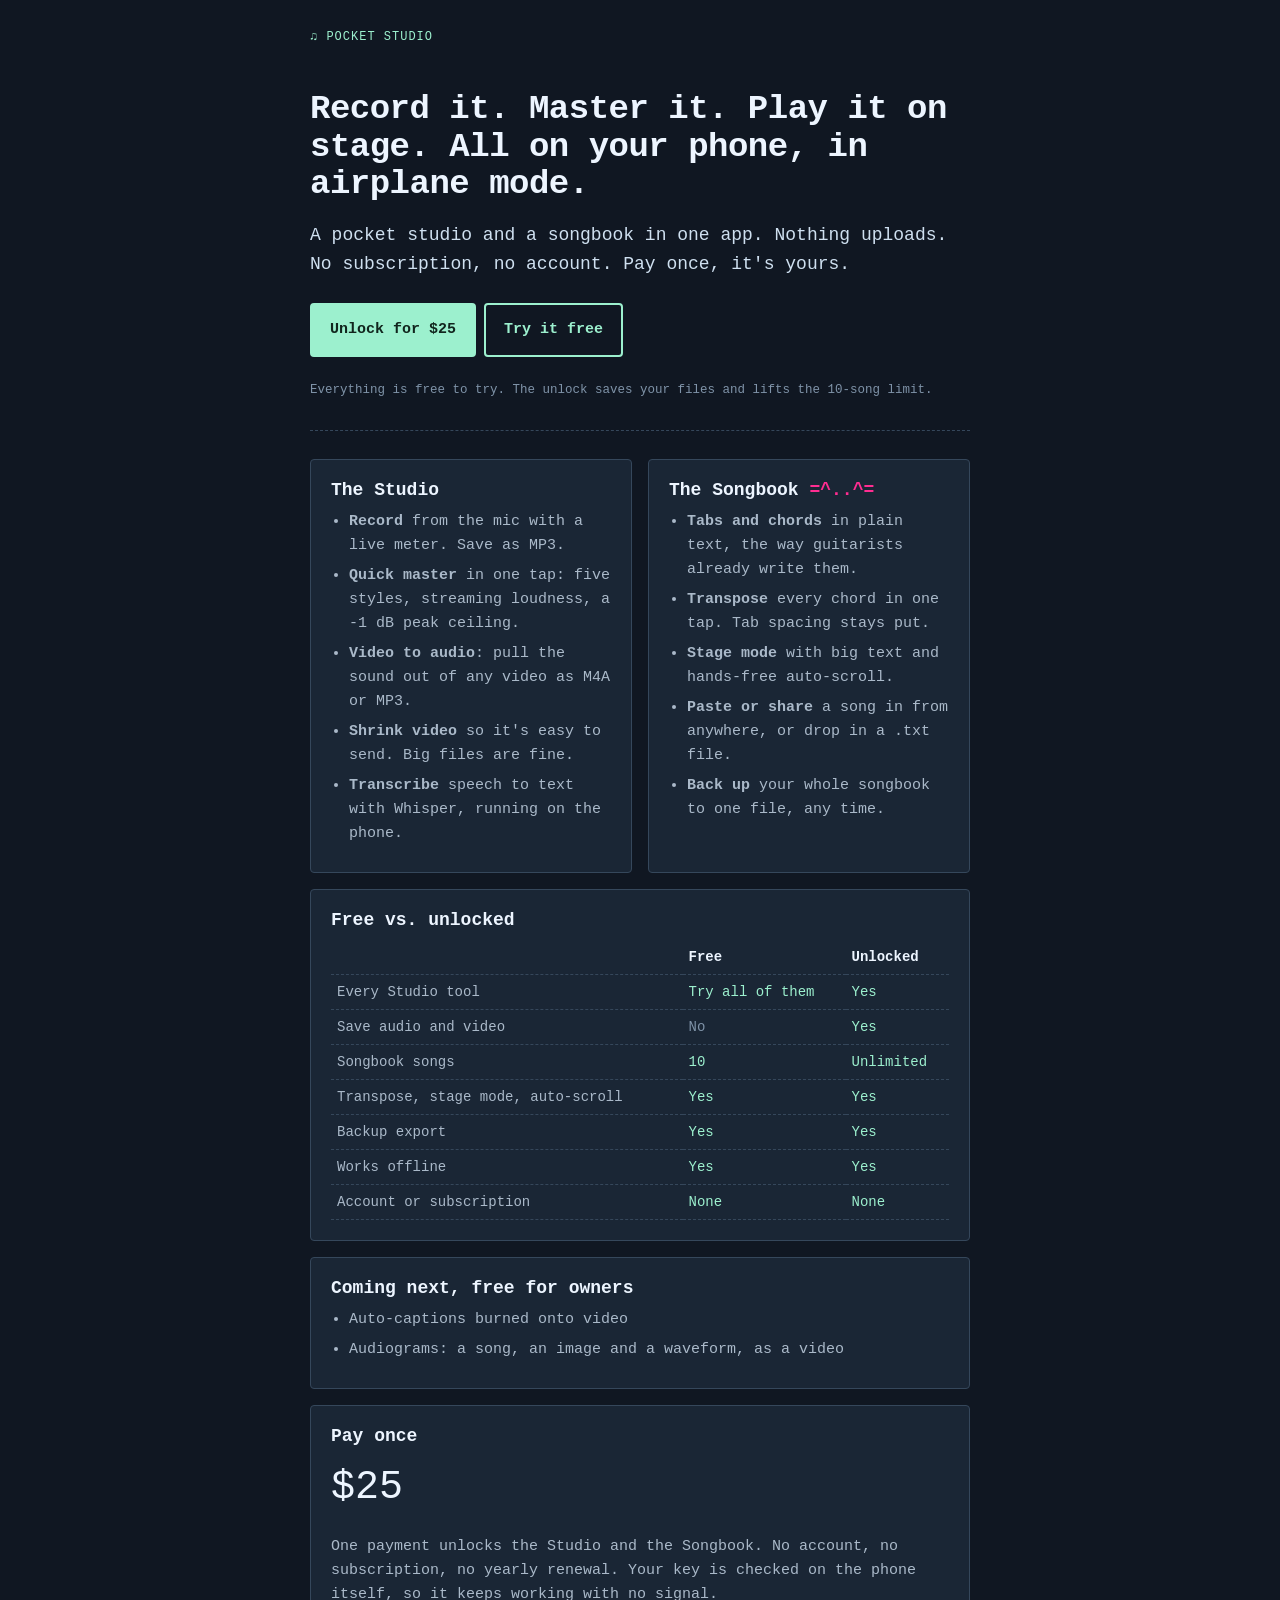
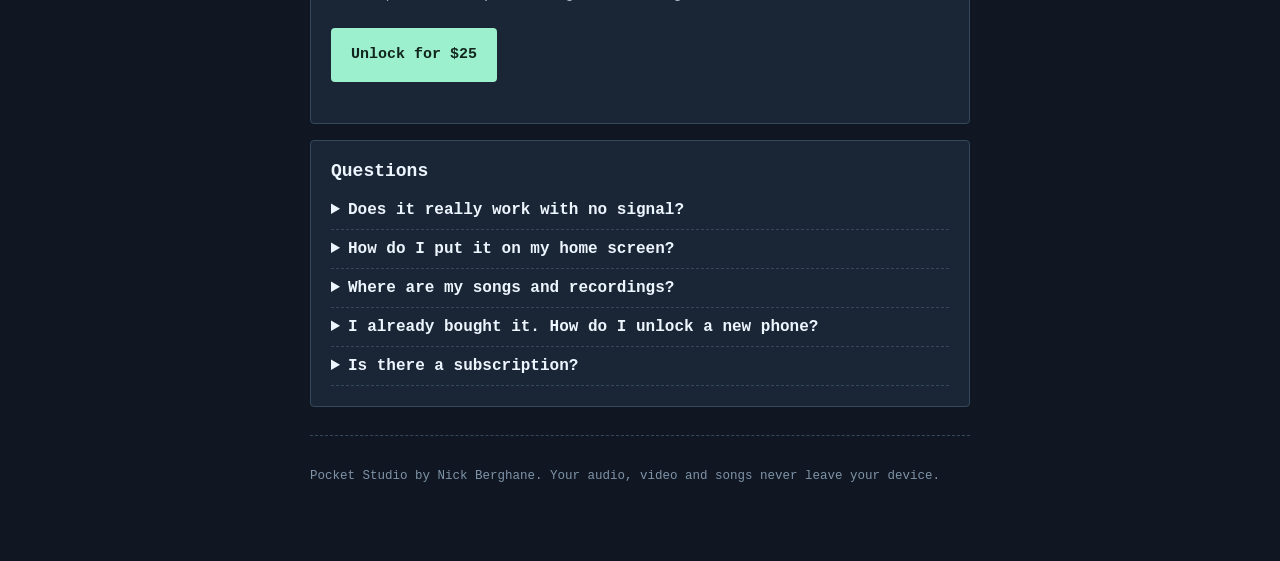
<file: index.html>
<!doctype html>
<html lang="en"><head><meta charset="utf-8"><meta name="viewport" content="width=device-width,initial-scale=1"><meta name="theme-color" content="#101722"><title>Pocket Studio: record, master and play your songs, offline</title><meta name="description" content="Record, master, transcribe and shrink video on your phone, plus a tabs and chords songbook with stage mode. Works in airplane mode. Nothing uploads. No subscription, no account. Pay once, it's yours."><link rel="apple-touch-icon" href="/app/icons/apple-touch-icon.png"><link rel="icon" href="/app/icons/icon-192.png">
<style>
:root{font-family:ui-monospace,SFMono-Regular,Menlo,monospace;color:#edf5ff;background:#101722}*{box-sizing:border-box}[hidden]{display:none!important}body{margin:0;padding:env(safe-area-inset-top) 16px 48px}main{max-width:660px;margin:auto}
h1{font-size:34px;line-height:1.1;margin:44px 0 12px;letter-spacing:-.5px}h2{font-size:18px;margin:0 0 10px}h3{font-size:15px;margin:0 0 6px;color:#edf5ff}p,li{color:#aab9c9;line-height:1.6;font-size:15px}.lead{font-size:18px;color:#cfe0f0}
.card{background:#1a2635;border:1px solid #35475b;border-radius:4px;padding:20px;margin:16px 0}ul{padding-left:18px;margin:0}li{margin:6px 0}
.btn{display:inline-block;border:2px solid #9cf0ce;border-radius:4px;padding:13px 18px;background:#9cf0ce;color:#11251d;font:inherit;font-weight:700;text-decoration:none;margin:6px 8px 6px 0}.btn.ghost{background:transparent;color:#9cf0ce}
.tag{color:#9cf0ce;font-size:12px;letter-spacing:1px;text-transform:uppercase}.price{font-size:40px;color:#edf5ff;margin:4px 0}small{color:#7f93a8}
hr{border:0;border-top:1px dashed #35475b;margin:28px 0}
.rooms{display:grid;grid-template-columns:1fr;gap:0}@media(min-width:620px){.rooms{grid-template-columns:1fr 1fr;gap:16px}.rooms .card{margin:0}}
table{width:100%;border-collapse:collapse;font-size:14px}th,td{text-align:left;padding:9px 6px;border-bottom:1px dashed #35475b;color:#aab9c9;vertical-align:top}th{color:#edf5ff;font-weight:700}td.y{color:#9cf0ce}td.n{color:#7f93a8}
.pink{color:#ff2d91}details{border-bottom:1px dashed #35475b;padding:10px 0}summary{cursor:pointer;color:#edf5ff;font-weight:700}details p{margin:8px 0 0}
</style></head><body><main>
<p class="tag" style="margin-top:28px">♫ Pocket Studio</p>
<h1>Record it. Master it. Play it on stage. All on your phone, in airplane mode.</h1>
<p class="lead">A pocket studio and a songbook in one app. Nothing uploads. No subscription, no account. Pay once, it's yours.</p>
<p><a class="btn" id="buy" href="#">Unlock for $25</a><a class="btn ghost" href="/app/">Try it free</a></p>
<p><small>Everything is free to try. The unlock saves your files and lifts the 10-song limit.</small></p>
<hr>
<div class="rooms">
<section class="card"><h2>The Studio</h2><ul>
<li><b>Record</b> from the mic with a live meter. Save as MP3.</li>
<li><b>Quick master</b> in one tap: five styles, streaming loudness, a -1 dB peak ceiling.</li>
<li><b>Video to audio</b>: pull the sound out of any video as M4A or MP3.</li>
<li><b>Shrink video</b> so it's easy to send. Big files are fine.</li>
<li><b>Transcribe</b> speech to text with Whisper, running on the phone.</li>
</ul></section>
<section class="card"><h2>The Songbook <span class="pink">=^..^=</span></h2><ul>
<li><b>Tabs and chords</b> in plain text, the way guitarists already write them.</li>
<li><b>Transpose</b> every chord in one tap. Tab spacing stays put.</li>
<li><b>Stage mode</b> with big text and hands-free auto-scroll.</li>
<li><b>Paste or share</b> a song in from anywhere, or drop in a .txt file.</li>
<li><b>Back up</b> your whole songbook to one file, any time.</li>
</ul></section>
</div>
<section class="card"><h2>Free vs. unlocked</h2>
<table>
<tr><th></th><th>Free</th><th>Unlocked</th></tr>
<tr><td>Every Studio tool</td><td class="y">Try all of them</td><td class="y">Yes</td></tr>
<tr><td>Save audio and video</td><td class="n">No</td><td class="y">Yes</td></tr>
<tr><td>Songbook songs</td><td class="y">10</td><td class="y">Unlimited</td></tr>
<tr><td>Transpose, stage mode, auto-scroll</td><td class="y">Yes</td><td class="y">Yes</td></tr>
<tr><td>Backup export</td><td class="y">Yes</td><td class="y">Yes</td></tr>
<tr><td>Works offline</td><td class="y">Yes</td><td class="y">Yes</td></tr>
<tr><td>Account or subscription</td><td class="y">None</td><td class="y">None</td></tr>
</table></section>
<section class="card"><h2>Coming next, free for owners</h2><ul><li>Auto-captions burned onto video</li><li>Audiograms: a song, an image and a waveform, as a video</li></ul></section>
<section class="card"><h2>Pay once</h2><p class="price">$25</p><p>One payment unlocks the Studio and the Songbook. No account, no subscription, no yearly renewal. Your key is checked on the phone itself, so it keeps working with no signal.</p><p><a class="btn" id="buy2" href="#">Unlock for $25</a></p></section>
<section class="card"><h2>Questions</h2>
<details><summary>Does it really work with no signal?</summary><p>Yes. Open the app once on Wi-Fi and tap Download offline pack (about 64 MB). After that the recorder, mastering, video tools, Whisper transcription and the Songbook all run with the network off.</p></details>
<details><summary>How do I put it on my home screen?</summary><p>On iPhone, open the app in Safari, tap Share, then Add to Home Screen. On Android, tap Install when Chrome offers it, or use the menu.</p></details>
<details><summary>Where are my songs and recordings?</summary><p>On your phone, in the app's own storage. Nothing is sent anywhere. Use Export JSON in the Songbook to keep a backup of your songs.</p></details>
<details><summary>I already bought it. How do I unlock a new phone?</summary><p>Open the app, tap Already bought? Enter key, and paste the key you got after paying.</p></details>
<details><summary>Is there a subscription?</summary><p>No. You pay $25 once. Updates and the features listed above as coming next are included.</p></details>
</section>
<hr><p><small>Pocket Studio by Nick Berghane. Your audio, video and songs never leave your device.</small></p>
</main>
<script>var L='https://buy.stripe.com/4gMbIU6Xj9rk0yT5EHgjC00';document.getElementById('buy').href=L;document.getElementById('buy2').href=L;</script>
</body></html>
</file>
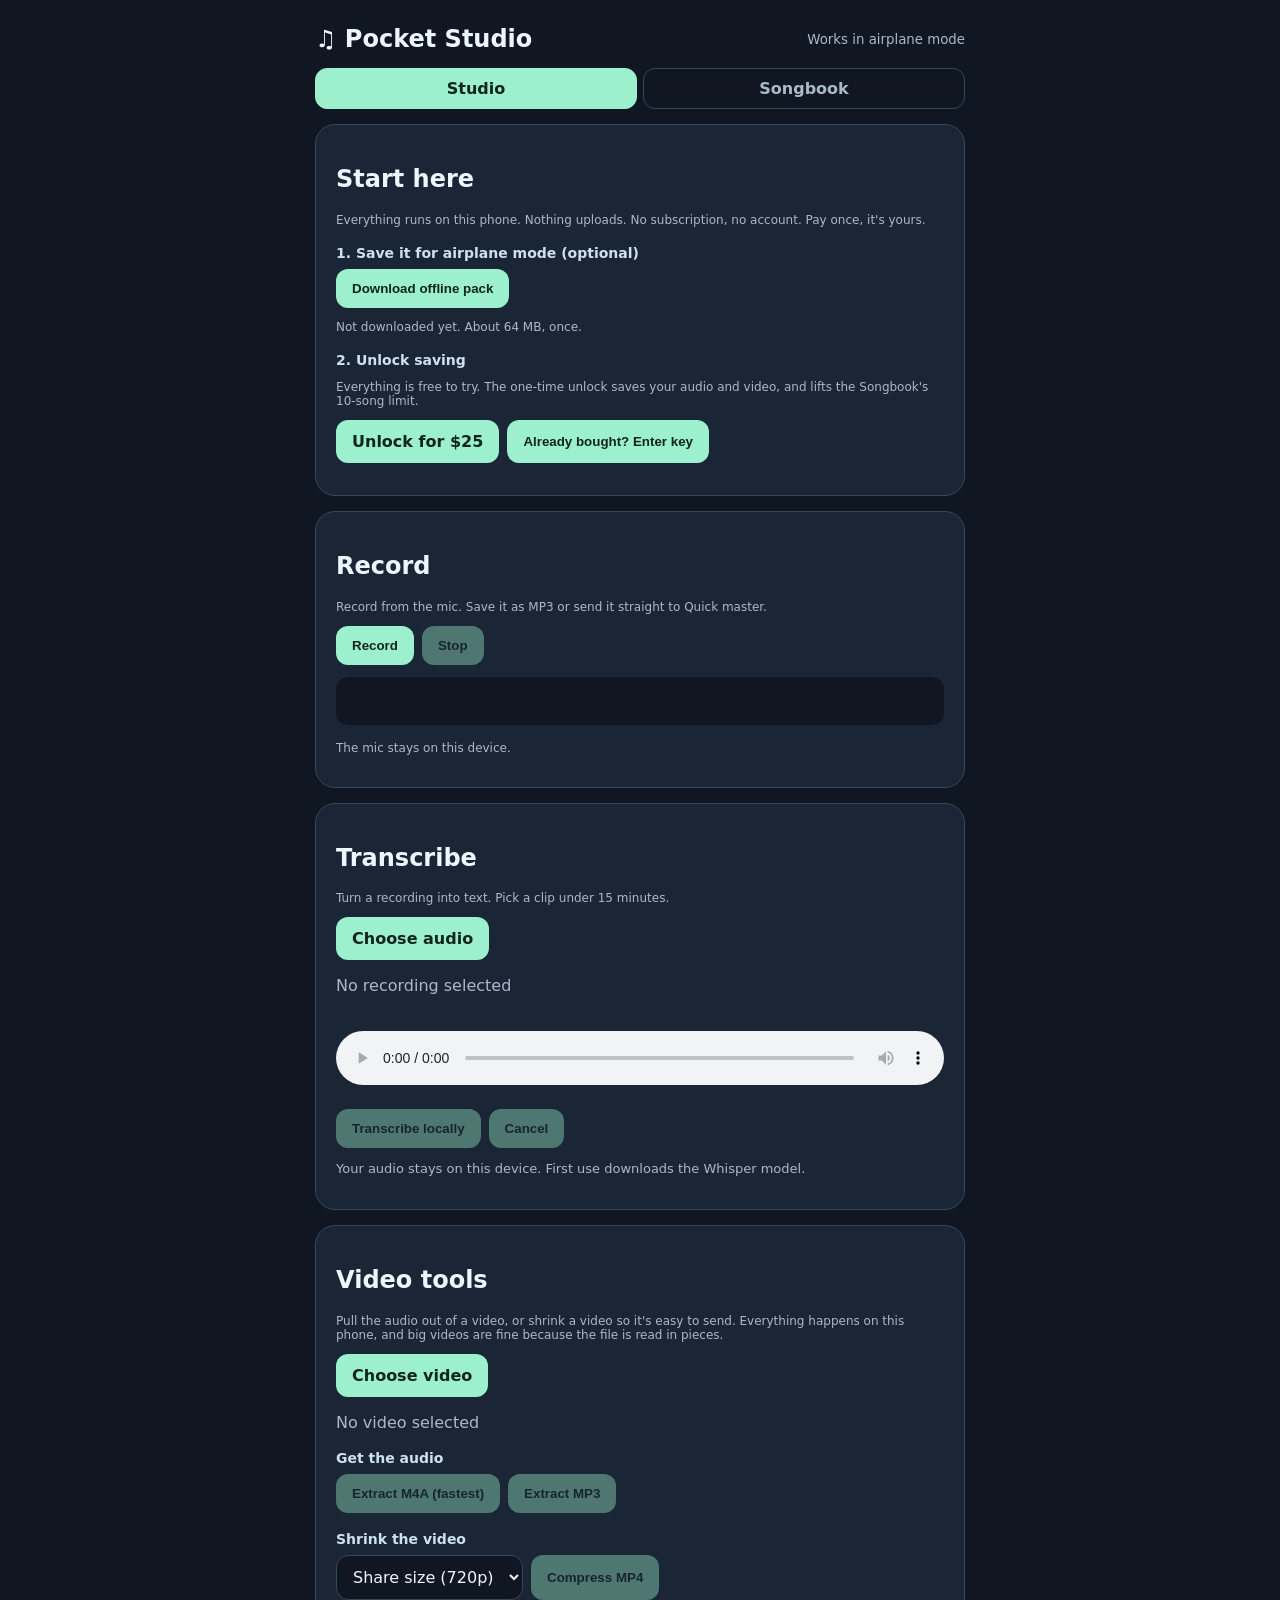
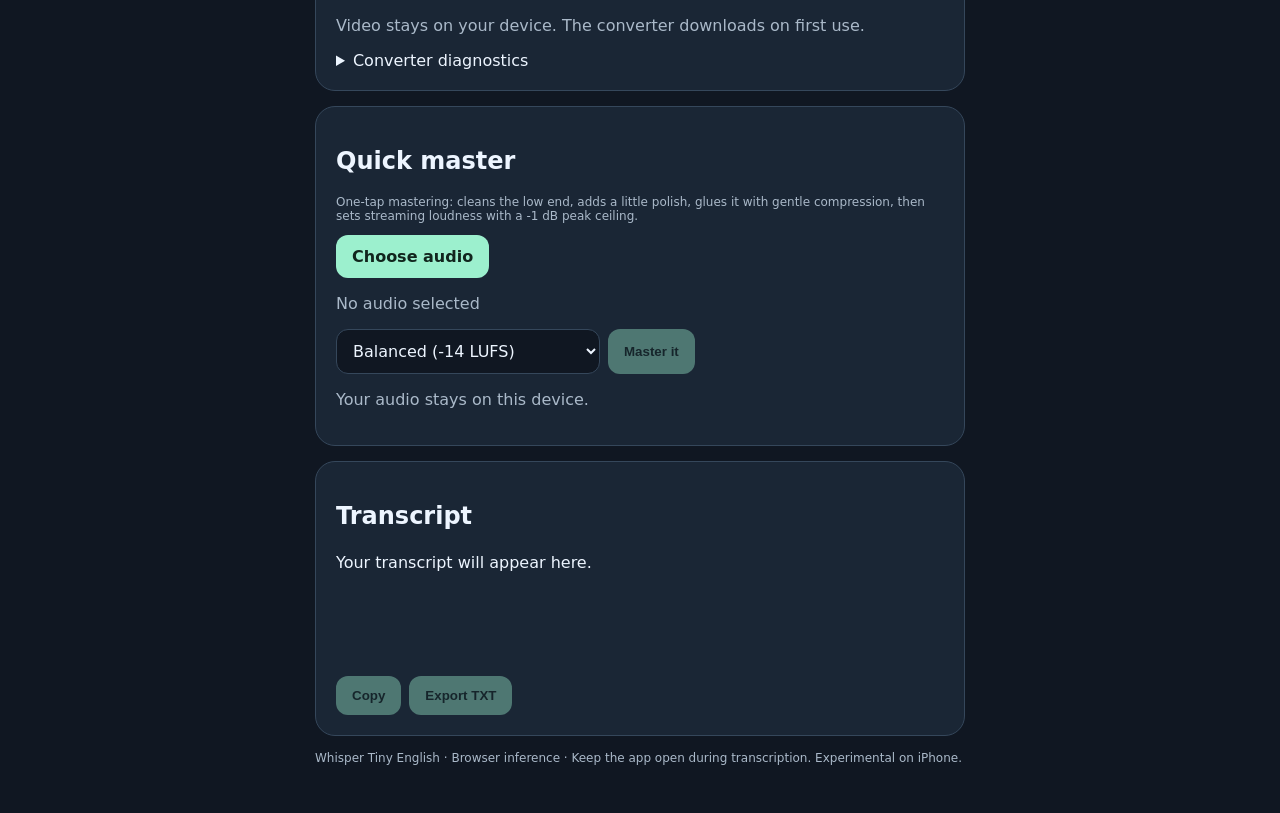
<file: app/index.html>
<!doctype html>
<html lang="en"><head><meta charset="utf-8"><meta name="viewport" content="width=device-width,initial-scale=1"><meta name="theme-color" content="#101722"><title>Pocket Studio</title><link rel="manifest" href="manifest.webmanifest"><link rel="apple-touch-icon" href="icons/apple-touch-icon.png"><link rel="icon" href="icons/icon-192.png"><meta name="apple-mobile-web-app-capable" content="yes"><meta name="apple-mobile-web-app-title" content="Pocket Studio"><style>
[hidden]{display:none!important}:root{font-family:system-ui,-apple-system,sans-serif;color:#edf5ff;background:#101722}*{box-sizing:border-box}body{margin:0;padding:env(safe-area-inset-top) 16px 36px}main{max-width:650px;margin:auto}header{padding:25px 0 15px;display:flex;justify-content:space-between;align-items:center}h1{font-size:24px;margin:0}small,p{color:#aab9c9}.card{background:#1a2635;border:1px solid #35475b;border-radius:20px;padding:20px;margin:15px 0}button,.upload{display:inline-block;text-decoration:none;border:0;border-radius:12px;padding:12px 16px;background:#9cf0ce;color:#11251d;font-weight:700;cursor:pointer}button:disabled{opacity:.4;cursor:default}.upload input{display:none}audio{width:100%;margin:20px 0}#text{white-space:pre-wrap;line-height:1.65;min-height:110px;overflow-wrap:anywhere}#status{font-size:13px}#progress{width:100%}.actions{display:flex;gap:8px;flex-wrap:wrap}.muted{font-size:12px}
video{width:100%;max-height:240px;margin:12px 0;border-radius:12px;background:#000}#video-status,#master-status{overflow-wrap:anywhere}select{border-radius:12px;padding:11px 12px;background:#101722;color:#edf5ff;border:1px solid #35475b;font:inherit}h3.sub{font-size:14px;margin:18px 0 8px;color:#cfe0f0}#video-progress,#master-progress{width:100%}#unlock-status{overflow-wrap:anywhere}.rooms{display:flex;gap:6px;margin:0 0 4px}.room{flex:1;text-align:center;padding:10px;border:1px solid #35475b;border-radius:12px;color:#aab9c9;text-decoration:none;font-weight:700}.room.on{background:#9cf0ce;border-color:#9cf0ce;color:#11251d}</style></head><body><main><header><h1>♫ Pocket Studio</h1><small>Works in airplane mode</small></header><nav class="rooms" aria-label="Pocket Studio rooms"><a class="room on" href="./" aria-current="page">Studio</a><a class="room" href="./songbook/">Songbook</a></nav><section class="card" id="studio-card"><h2>Start here</h2><p class="muted">Everything runs on this phone. Nothing uploads. No subscription, no account. Pay once, it's yours.</p><h3 class="sub">1. Save it for airplane mode (optional)</h3><div class="actions"><button id="pack-go">Download offline pack</button></div><p id="pack-status" role="status" class="muted">Checking…</p><progress id="pack-progress" max="100" value="0" hidden></progress><h3 class="sub">2. Unlock saving</h3><p class="muted" id="unlock-note">Everything is free to try. The one-time unlock saves your audio and video, and lifts the Songbook's 10-song limit.</p><div class="actions" id="unlock-actions"><a class="upload" id="buy-link" href="#">Unlock for $25</a><button id="key-toggle" type="button">Already bought? Enter key</button></div><div id="key-box" hidden style="margin-top:12px"><textarea id="key-input" rows="3" placeholder="Paste your license key" style="width:100%;border-radius:12px;padding:10px;background:#101722;color:#edf5ff;border:1px solid #35475b;font:inherit;font-size:12px"></textarea><div class="actions" style="margin-top:8px"><button id="key-go" type="button">Unlock</button></div></div><p id="unlock-status" role="status" class="muted"></p></section><section class="card"><h2>Record</h2><p class="muted">Record from the mic. Save it as MP3 or send it straight to Quick master.</p><div class="actions"><button id="rec-go">Record</button><button id="rec-stop" disabled>Stop</button></div><canvas id="rec-meter" width="600" height="48" style="width:100%;height:48px;margin-top:12px;border-radius:12px;background:#101722"></canvas><p id="rec-status" role="status" class="muted">The mic stays on this device.</p><div id="rec-result"></div></section><section class="card"><h2>Transcribe</h2><p class="muted">Turn a recording into text. Pick a clip under 15 minutes.</p><label class="upload">Choose audio<input id="file" type="file" accept=".mp3,.m4a,.wav,.ogg,.aac,audio/mpeg,audio/mp4,audio/x-m4a,audio/wav,audio/x-wav,audio/ogg,audio/aac"></label><p id="filename">No recording selected</p><audio id="player" controls playsinline></audio><div class="actions"><button id="transcribe" disabled>Transcribe locally</button><button id="cancel" disabled>Cancel</button></div><p id="status" role="status">Your audio stays on this device. First use downloads the Whisper model.</p><progress id="progress" max="100" value="0" hidden></progress></section><section class="card"><h2>Video tools</h2><p class="muted">Pull the audio out of a video, or shrink a video so it's easy to send. Everything happens on this phone, and big videos are fine because the file is read in pieces.</p><label class="upload">Choose video<input id="video-file" type="file" accept="video/*,.mp4,.mov,.webm,.m4v"></label><p id="video-name">No video selected</p><video id="video-preview" controls playsinline hidden></video><h3 class="sub">Get the audio</h3><div class="actions"><button id="video-m4a" disabled>Extract M4A (fastest)</button><button id="video-mp3" disabled>Extract MP3</button></div><h3 class="sub">Shrink the video</h3><div class="actions"><select id="video-size"><option value="720">Share size (720p)</option><option value="480">Small (480p)</option><option value="1080">Keep HD (1080p)</option></select><button id="video-compress" disabled>Compress MP4</button></div><p id="video-status" role="status">Video stays on your device. The converter downloads on first use.</p><progress id="video-progress" max="100" value="0" hidden></progress><div id="video-result"></div><details id="video-diagnostics"><summary>Converter diagnostics</summary><pre id="video-log" style="white-space:pre-wrap;overflow-wrap:anywhere;font-size:11px;color:#b6c9dc"></pre><button type="button" id="video-copy-log">Copy diagnostics</button></details></section><section class="card"><h2>Quick master</h2><p class="muted">One-tap mastering: cleans the low end, adds a little polish, glues it with gentle compression, then sets streaming loudness with a -1 dB peak ceiling.</p><label class="upload">Choose audio<input id="master-file" type="file" accept="audio/*,.mp3,.m4a,.wav,.aac,.ogg,.flac"></label><button id="master-use-extracted" hidden>Use extracted audio</button><p id="master-name">No audio selected</p><div class="actions"><select id="master-preset"><option value="balanced">Balanced (-14 LUFS)</option><option value="gentle">Gentle, acoustic (-16 LUFS)</option><option value="warm">Warm (-14 LUFS)</option><option value="bright">Bright, vocal (-14 LUFS)</option><option value="loud">Loud (-11 LUFS)</option></select><button id="master-go" disabled>Master it</button></div><p id="master-status" role="status">Your audio stays on this device.</p><progress id="master-progress" max="100" value="0" hidden></progress><div id="master-result"></div></section><section class="card"><h2>Transcript</h2><div id="text">Your transcript will appear here.</div><div class="actions" style="margin-top:16px"><button id="copy" disabled>Copy</button><button id="export" disabled>Export TXT</button></div></section><p class="muted">Whisper Tiny English · Browser inference · Keep the app open during transcription. Experimental on iPhone.</p></main><script type="module">
import {STRIPE_LINK,PRICE,verifyLicense,savedLicense,saveLicense} from './license.js';
const $=id=>document.getElementById(id);let unlocked=false;let file,url,job=0,recognizer=null;const status=t=>$('status').textContent=t;const enable=b=>{$('copy').disabled=$('export').disabled=!b};
$('file').onchange=e=>{file=e.target.files[0];if(!file)return;if(url)URL.revokeObjectURL(url);url=URL.createObjectURL(file);$('player').src=url;$('filename').textContent=file.name;$('transcribe').disabled=false;$('text').textContent='Your transcript will appear here.';enable(false);status('Ready to transcribe locally.')};
$('cancel').onclick=()=>{job++;status('Cancelled.');$('transcribe').disabled=false;$('cancel').disabled=true};
async function audioSamples(f){status('Decoding audio on device…');const ctx=new AudioContext();try{const decoded=await ctx.decodeAudioData(await f.arrayBuffer());if(decoded.duration>900)throw Error('Please use a clip under 15 minutes for this first version.');const off=new OfflineAudioContext(1,Math.ceil(decoded.duration*16000),16000);const src=off.createBufferSource();src.buffer=decoded;src.connect(off.destination);src.start();const out=await off.startRendering();return new Float32Array(out.getChannelData(0))}finally{await ctx.close()}}
$('transcribe').onclick=async()=>{const id=++job;$('transcribe').disabled=true;$('cancel').disabled=false;try{const samples=await audioSamples(file);if(id!==job)return;status('Loading local Whisper engine…');$('progress').hidden=false;const {pipeline,env}=await import('./vendor/transformers.min.js');env.allowRemoteModels=false;env.allowLocalModels=true;env.localModelPath=new URL('./models/',location.href).href;env.useBrowserCache=false;env.backends.onnx.wasm.wasmPaths=new URL('./vendor/',location.href).href;env.backends.onnx.wasm.numThreads=1;if(!recognizer){let error;for(const options of [{device:'wasm',dtype:'q8'}]){try{recognizer=await pipeline('automatic-speech-recognition','onnx-community/whisper-tiny.en',{...options,progress_callback:p=>{if(p.status==='progress'&&p.progress!=null){$('progress').value=p.progress;status('Loading model: '+Math.round(p.progress)+'%')}}});break}catch(e){error=e;status('Model failed to load.')}}if(!recognizer)throw error||Error('Model could not load')}if(id!==job)return;status('Transcribing on this device…');const result=await recognizer(samples,{chunk_length_s:30,stride_length_s:5,return_timestamps:true});if(id!==job)return;const transcript=(result.text||'').trim();$('text').textContent=transcript||'No speech recognized.';enable(!!transcript);status('Finished. Audio was not uploaded.')}catch(e){if(id===job)status('Could not transcribe: '+(e.message||e))}finally{if(id===job){$('transcribe').disabled=false;$('cancel').disabled=true;$('progress').hidden=true}}};
$('copy').onclick=()=>navigator.clipboard.writeText($('text').textContent);
$('export').onclick=()=>{const a=document.createElement('a');const u=URL.createObjectURL(new Blob([$('text').textContent],{type:'text/plain'}));a.href=u;a.download=(file?.name||'audio').replace(/\.[^.]+$/,'')+'.txt';a.click();setTimeout(()=>URL.revokeObjectURL(u),1000)};

/* ---------- Shared helpers ---------- */
const MB_URL='./vendor/mediabunny.min.mjs';
const LAME_URL='./vendor/lame.min.js';
let MB=null;async function mediabunny(){if(!MB)MB=await import(MB_URL);return MB}
let lameReady=null;function loadLame(){if(window.lamejs)return Promise.resolve();if(!lameReady)lameReady=new Promise((ok,bad)=>{const s=document.createElement('script');s.src=LAME_URL;s.onload=ok;s.onerror=()=>{lameReady=null;bad(Error('MP3 encoder could not download. Check your connection.'))};document.head.append(s)});return lameReady}
const tick=()=>new Promise(r=>setTimeout(r,0));
const baseName=n=>(n||'audio').replace(/\.[^.]+$/,'');
const mb=n=>(n/1048576).toFixed(1)+' MB';
const lockedLinks=[];
function makeLink(wrap,u,name,text,blob){const a=document.createElement(unlocked?'a':'button');if(unlocked){a.href=u;a.download=name;a.className='upload';a.textContent=text}else{a.type='button';a.textContent='Unlock to save · '+mb(blob.size);a.onclick=()=>{$('studio-card').scrollIntoView({behavior:'smooth',block:'start'})};lockedLinks.push({a,u,name,text})}wrap.append(a)}
function offerDownload(container,blob,name,label,withPlayer){const u=URL.createObjectURL(blob);const wrap=document.createElement('div');wrap.style.margin='12px 0';makeLink(wrap,u,name,(label||'Download')+' · '+mb(blob.size),blob);if(withPlayer){const el=document.createElement(withPlayer);el.controls=true;el.playsInline=true;el.src=u;wrap.append(el)}container.append(wrap);return u}
async function decodeBlob(blob){const ctx=new (window.AudioContext||window.webkitAudioContext)();try{return await ctx.decodeAudioData(await blob.arrayBuffer())}finally{ctx.close&&ctx.close()}}
async function encodeMp3(buf,onProgress){await loadLame();const ch=buf.numberOfChannels>1?2:1,sr=buf.sampleRate;const enc=new lamejs.Mp3Encoder(ch,sr,192);const toI16=a=>{const r=new Int16Array(a.length);for(let i=0;i<a.length;i++){const v=Math.max(-1,Math.min(1,a[i]));r[i]=v<0?v*32768:v*32767}return r};const L=toI16(buf.getChannelData(0)),R=ch===2?toI16(buf.getChannelData(1)):null;const parts=[],step=1152;for(let i=0;i<L.length;i+=step){const m=ch===2?enc.encodeBuffer(L.subarray(i,i+step),R.subarray(i,i+step)):enc.encodeBuffer(L.subarray(i,i+step));if(m.length)parts.push(new Uint8Array(m));if(i%(step*400)===0){onProgress&&onProgress(i/L.length);await tick()}}const end=enc.flush();if(end.length)parts.push(new Uint8Array(end));return new Blob(parts,{type:'audio/mpeg'})}

/* ---------- Video tools ---------- */
let videoFile,videoUrl,extractedAudio=null;
const videoStatus=t=>$('video-status').textContent=t;
const videoButtons=['video-m4a','video-mp3','video-compress'];
const setVideoBusy=b=>{videoButtons.forEach(id=>$(id).disabled=b||!videoFile);$('video-progress').hidden=!b;if(b)$('video-progress').value=0};
const diagnosticLog=[];
function diag(stage,detail=''){const line=new Date().toISOString().slice(11,19)+' '+stage+(detail?' | '+detail:'');diagnosticLog.push(line);$('video-log').textContent=diagnosticLog.slice(-40).join('\n')}
$('video-copy-log').onclick=()=>navigator.clipboard.writeText(diagnosticLog.join('\n')).catch(()=>{});
$('video-file').onchange=e=>{videoFile=e.target.files?.[0];if(videoUrl)URL.revokeObjectURL(videoUrl);$('video-result').replaceChildren();if(!videoFile){setVideoBusy(false);return}videoUrl=URL.createObjectURL(videoFile);$('video-preview').src=videoUrl;$('video-preview').hidden=false;$('video-name').textContent=videoFile.name+' · '+mb(videoFile.size);setVideoBusy(false);videoStatus('Ready. Pick what you want to do.');diag('Video selected',videoFile.name+' '+mb(videoFile.size)+' '+(videoFile.type||'unknown type'))};

async function openInput(){const M=await mediabunny();return new M.Input({source:new M.BlobSource(videoFile),formats:M.ALL_FORMATS})}
function reportInvalid(conv,what){const reasons=conv.discardedTracks.map(d=>d.track.type+': '+d.reason).join(', ');diag(what+' not possible',reasons||'unknown');throw Error(what+' is not supported for this video on this device ('+(reasons||'unknown reason')+').')}

// Copies the audio track straight out of the video with no re-encoding. Fast and lossless.
async function extractAudioTrack(){const M=await mediabunny();const input=await openInput();const track=await input.getPrimaryAudioTrack();if(!track)throw Error('This video has no audio track.');diag('Audio track',String(track.codec||'unknown codec'));const output=new M.Output({format:new M.Mp4OutputFormat(),target:new M.BufferTarget()});const conv=await M.Conversion.init({input,output,video:{discard:true},showWarnings:false});if(!conv.isValid)reportInvalid(conv,'Audio extraction');conv.onProgress=p=>{$('video-progress').value=Math.round(p*100)};await conv.execute();return new Blob([output.target.buffer],{type:'audio/mp4'})}

async function extractVideo(format){if(!videoFile)return;setVideoBusy(true);$('video-result').replaceChildren();try{videoStatus('Reading the audio track…');diag('Extract start',format);const m4a=await extractAudioTrack();extractedAudio={blob:m4a,name:baseName(videoFile.name)+'.m4a'};$('master-use-extracted').hidden=false;if(format==='m4a'){offerDownload($('video-result'),m4a,baseName(videoFile.name)+'.m4a','Download M4A','audio');videoStatus('Done. Tap Download to save, or master it below.');return}videoStatus('Decoding audio…');const buf=await decodeBlob(m4a);videoStatus('Encoding MP3…');const out=await encodeMp3(buf,p=>{$('video-progress').value=Math.round(p*100)});offerDownload($('video-result'),out,baseName(videoFile.name)+'.mp3','Download MP3','audio');videoStatus('Done. Tap Download to save, or master it below.');diag('Extract done',format+' '+mb(out.size))}catch(e){diag('Extract failed',e.message||String(e));videoStatus('Could not extract: '+(e.message||e));$('video-diagnostics').open=true}finally{setVideoBusy(false)}}

// Re-encodes the video smaller with the phone's own hardware encoder; the audio is copied untouched.
async function compressVideo(){if(!videoFile)return;setVideoBusy(true);$('video-result').replaceChildren();try{const M=await mediabunny();const input=await openInput();const track=await input.getPrimaryVideoTrack();if(!track)throw Error('No video track found.');const w=await track.getDisplayWidth(),h=await track.getDisplayHeight();const target=parseInt($('video-size').value,10);const short=Math.min(w,h);const scale=Math.min(1,target/short);const even=n=>Math.max(2,Math.round(n/2)*2);const outW=even(w*scale);const dur=await input.computeDuration();const srcRate=dur>0?videoFile.size*8/dur:Infinity;const bitrate=Math.round(Math.min({480:1200000,720:2500000,1080:5000000}[target],srcRate*0.7));diag('Compress start',w+'x'+h+' -> '+outW+'w @ '+(bitrate/1e6)+' Mbps');videoStatus('Shrinking video on this phone… keep the app open.');const output=new M.Output({format:new M.Mp4OutputFormat({fastStart:'in-memory'}),target:new M.BufferTarget()});const conv=await M.Conversion.init({input,output,video:{width:outW,bitrate,codec:'avc',forceTranscode:true},showWarnings:false});if(!conv.isValid||conv.discardedTracks.some(d=>d.track.type==='video'))reportInvalid(conv,'Video compression');conv.onProgress=p=>{$('video-progress').value=Math.round(p*100);videoStatus('Shrinking video… '+Math.round(p*100)+'%')};await conv.execute();const blob=new Blob([output.target.buffer],{type:'video/mp4'});if(blob.size>=videoFile.size){videoStatus('This video is already about as small as it gets at this size. Try Small (480p).');return}offerDownload($('video-result'),blob,baseName(videoFile.name)+'-'+target+'p.mp4','Download MP4','video');videoStatus('Done: '+mb(videoFile.size)+' → '+mb(blob.size)+'. Tap Download, then Save Video.');diag('Compress done',mb(blob.size))}catch(e){diag('Compress failed',e.message||String(e));videoStatus('Could not compress: '+(e.message||e));$('video-diagnostics').open=true}finally{setVideoBusy(false)}}

$('video-m4a').onclick=()=>extractVideo('m4a');
$('video-mp3').onclick=()=>extractVideo('mp3');
$('video-compress').onclick=compressVideo;

/* ---------- Quick master ---------- */
const PRESETS={
 balanced:{low:1.5,lowF:100,mid:0.5,midF:3000,air:1.5,thr:-18,ratio:2,lufs:-14},
 gentle:{low:1,lowF:90,mid:0.5,midF:3000,air:1,thr:-20,ratio:1.5,lufs:-16},
 warm:{low:3,lowF:120,mid:-1,midF:2500,air:-0.5,thr:-18,ratio:2,lufs:-14},
 bright:{low:0,lowF:100,mid:2,midF:3500,air:3,thr:-18,ratio:2,lufs:-14},
 loud:{low:2,lowF:100,mid:1,midF:3000,air:2,thr:-22,ratio:3,lufs:-11}
};
let masterSource=null,masterBusy=false;
const masterStatus=t=>$('master-status').textContent=t;
function setMasterSource(blob,name){if(masterBusy)return;masterSource={blob,name};$('master-name').textContent=name+' · '+mb(blob.size);$('master-go').disabled=false;$('master-result').replaceChildren();masterStatus('Ready. Pick a style and tap Master it.')}
$('master-file').onchange=e=>{const f=e.target.files?.[0];if(f)setMasterSource(f,f.name)};
$('master-use-extracted').onclick=()=>{if(extractedAudio)setMasterSource(extractedAudio.blob,extractedAudio.name)};

async function renderChain(buf,p){const ch=Math.min(2,buf.numberOfChannels);const off=new OfflineAudioContext(ch,buf.length,buf.sampleRate);const src=off.createBufferSource();src.buffer=buf;const hp=off.createBiquadFilter();hp.type='highpass';hp.frequency.value=30;hp.Q.value=0.707;const low=off.createBiquadFilter();low.type='lowshelf';low.frequency.value=p.lowF;low.gain.value=p.low;const mid=off.createBiquadFilter();mid.type='peaking';mid.frequency.value=p.midF;mid.Q.value=0.8;mid.gain.value=p.mid;const air=off.createBiquadFilter();air.type='highshelf';air.frequency.value=10000;air.gain.value=p.air;const comp=off.createDynamicsCompressor();comp.threshold.value=p.thr;comp.ratio.value=p.ratio;comp.knee.value=6;comp.attack.value=0.02;comp.release.value=0.25;src.connect(hp).connect(low).connect(mid).connect(air).connect(comp).connect(off.destination);src.start();return off.startRendering()}

// Integrated loudness per ITU BS.1770 (K-weighting, 400 ms blocks, absolute and relative gates)
async function measureLufs(buf){const ch=Math.min(2,buf.numberOfChannels);const off=new OfflineAudioContext(ch,buf.length,buf.sampleRate);const src=off.createBufferSource();src.buffer=buf;const shelf=off.createBiquadFilter();shelf.type='highshelf';shelf.frequency.value=1681;shelf.gain.value=4;const hp=off.createBiquadFilter();hp.type='highpass';hp.frequency.value=38;hp.Q.value=0.5;src.connect(shelf).connect(hp).connect(off.destination);src.start();const k=await off.startRendering();const block=Math.round(0.4*buf.sampleRate),hop=Math.round(0.1*buf.sampleRate);const data=[];for(let c=0;c<ch;c++)data.push(k.getChannelData(c));const z=[];for(let s=0;s+block<=k.length;s+=hop){let sum=0;for(let c=0;c<ch;c++){const d=data[c];for(let i=s;i<s+block;i++)sum+=d[i]*d[i]}z.push(sum/block)}if(!z.length)return -70;const L=m=>-0.691+10*Math.log10(m||1e-12);const abs=z.filter(m=>L(m)>-70);if(!abs.length)return -70;const mean=a=>a.reduce((x,y)=>x+y,0)/a.length;const rel=L(mean(abs))-10;const gated=abs.filter(m=>L(m)>rel);return L(mean(gated.length?gated:abs))}

// Gain plus a look-ahead brickwall limiter at -1 dBFS
function gainAndLimit(buf,gainDb,ceilingDb=-1){const ch=Math.min(2,buf.numberOfChannels),sr=buf.sampleRate,n=buf.length;const g=Math.pow(10,gainDb/20),ceil=Math.pow(10,ceilingDb/20);const look=Math.max(1,Math.round(0.005*sr)),rel=Math.exp(-1/(0.08*sr));const data=[];for(let c=0;c<ch;c++)data.push(buf.getChannelData(c));const need=new Float32Array(n);for(let i=0;i<n;i++){let pk=0;for(let c=0;c<ch;c++){const v=Math.abs(data[c][i]*g);if(v>pk)pk=v}need[i]=pk>ceil?ceil/pk:1}
 // minimum over the look-ahead window (monotonic deque) so gain drops before the peak arrives
 const minAhead=new Float32Array(n);const dq=new Int32Array(n);let head=0,tail=0;for(let i=n-1;i>=0;i--){while(tail>head&&need[dq[tail-1]]>=need[i])tail--;dq[tail++]=i;while(dq[head]>i+look)head++;minAhead[i]=need[dq[head]]}
 const out=new AudioBuffer({numberOfChannels:ch,length:n,sampleRate:sr});const od=[];for(let c=0;c<ch;c++)od.push(out.getChannelData(c));let env=1;for(let i=0;i<n;i++){const t=minAhead[i];env=t<env?t:t+(env-t)*rel;if(env>t)env=t;const gg=g*env;for(let c=0;c<ch;c++){let v=data[c][i]*gg;if(v>ceil)v=ceil;else if(v<-ceil)v=-ceil;od[c][i]=v}}return out}

$('master-go').onclick=async()=>{if(!masterSource||masterBusy)return;masterBusy=true;const src=masterSource;const p=PRESETS[$('master-preset').value];$('master-go').disabled=true;$('master-progress').hidden=false;$('master-progress').value=5;$('master-result').replaceChildren();try{masterStatus('Decoding…');const buf=await decodeBlob(src.blob);if(buf.duration>1200)throw Error('Please use a track under 20 minutes.');const before=await measureLufs(buf);$('master-progress').value=25;masterStatus('Shaping tone and dynamics…');const shaped=await renderChain(buf,p);$('master-progress').value=50;const shapedLufs=await measureLufs(shaped);await tick();masterStatus('Setting loudness and limiting…');const gain=Math.max(-12,Math.min(18,p.lufs-shapedLufs));let mastered=gainAndLimit(shaped,gain);let after=await measureLufs(mastered);const fix=p.lufs-after;if(fix>0.5&&gain<18){const g2=Math.min(18,gain+fix);mastered=gainAndLimit(shaped,g2);after=await measureLufs(mastered)}$('master-progress').value=75;const res=$('master-result');const head=document.createElement('p');head.textContent='Loudness: '+before.toFixed(1)+' → '+after.toFixed(1)+' LUFS · peak ceiling -1 dB';res.append(head);const label=document.createElement('p');label.className='muted';label.textContent='Before';res.append(label);const a1=document.createElement('audio');a1.controls=true;a1.src=URL.createObjectURL(src.blob);res.append(a1);const label2=document.createElement('p');label2.className='muted';label2.textContent='After (mastered)';res.append(label2);const base=baseName(src.name)+'-master-'+$('master-preset').value;masterStatus('Encoding MP3…');const mp3=await encodeMp3(mastered,x=>{$('master-progress').value=75+Math.round(x*25)});offerDownload(res,mp3,base+'.mp3','Download MP3','audio');masterStatus('Mastered on this phone. Compare Before and After, then download.')}catch(e){masterStatus('Could not master: '+(e.message||e))}finally{masterBusy=false;$('master-go').disabled=false;$('master-progress').hidden=true}};

/* ---------- Offline pack ---------- */
const PACK_NAME='pocket-offline-pack-v1';
const PACK_FILES=['vendor/mediabunny.min.mjs','vendor/lame.min.js','vendor/transformers.min.js','vendor/ort-wasm-simd-threaded.jsep.mjs','vendor/ort-wasm-simd-threaded.jsep.wasm',...['config.json','generation_config.json','preprocessor_config.json','tokenizer.json','tokenizer_config.json','onnx/encoder_model_quantized.onnx','onnx/decoder_model_merged_quantized.onnx'].map(f=>'models/onnx-community/whisper-tiny.en/'+f)].map(f=>new URL('./'+f,location.href).href);
const packStatus=t=>$('pack-status').textContent=t;
async function packMissing(){if(!('caches'in window))return PACK_FILES;const c=await caches.open(PACK_NAME);const out=[];for(const u of PACK_FILES)if(!(await c.match(u)))out.push(u);return out}
async function refreshPack(){try{const miss=await packMissing();if(!miss.length){packStatus('Ready. Works in airplane mode.');$('pack-go').hidden=true}else{packStatus(miss.length===PACK_FILES.length?'Not downloaded yet. About 64 MB, once.':'Partly downloaded. Tap to finish.');$('pack-go').hidden=false}}catch(e){packStatus('Offline pack is not supported in this browser.');$('pack-go').disabled=true}}
$('pack-go').onclick=async()=>{$('pack-go').disabled=true;$('pack-progress').hidden=false;$('pack-progress').value=0;try{const c=await caches.open(PACK_NAME);const todo=await packMissing();let done=0;for(const u of todo){packStatus('Downloading '+(done+1)+' of '+todo.length+'…');const r=await fetch(u,{cache:'reload'});if(!r.ok)throw Error('Could not download '+u.split('/').pop());await c.put(u,r);done++;$('pack-progress').value=Math.round(done/todo.length*100)}if(navigator.storage&&navigator.storage.persist)navigator.storage.persist().catch(()=>{});await refreshPack()}catch(e){packStatus('Download stopped: '+(e.message||e)+'. Tap to retry.')}finally{$('pack-go').disabled=false;$('pack-progress').hidden=true}};
refreshPack();

/* ---------- Recorder ---------- */
let recStream=null,recMr=null,recChunks=[],recT0=0,recTick=null,recAC=null,recRaf=0;
const recStatus=t=>$('rec-status').textContent=t;
function recDraw(an){const cv=$('rec-meter'),g=cv.getContext('2d'),d=new Uint8Array(an.fftSize);const f=()=>{an.getByteTimeDomainData(d);g.clearRect(0,0,cv.width,cv.height);g.fillStyle='#9cf0ce';const n=120,step=Math.floor(d.length/n);for(let i=0;i<n;i++){let m=0;for(let k=0;k<step;k++)m=Math.max(m,Math.abs(d[i*step+k]-128));const h=Math.max(2,m/128*cv.height);g.fillRect(i*(cv.width/n),(cv.height-h)/2,cv.width/n-2,h)}recRaf=requestAnimationFrame(f)};f()}
function recCleanup(){cancelAnimationFrame(recRaf);clearInterval(recTick);if(recStream)recStream.getTracks().forEach(t=>t.stop());recStream=null;if(recAC){recAC.close().catch(()=>{});recAC=null}$('rec-go').disabled=false;$('rec-stop').disabled=true}
$('rec-go').onclick=async()=>{if($('rec-go').disabled)return;$('rec-go').disabled=true;$('rec-result').replaceChildren();try{if(!navigator.mediaDevices||!window.MediaRecorder)throw Error('Recording is not supported in this browser.');recStream=await navigator.mediaDevices.getUserMedia({audio:{echoCancellation:false,noiseSuppression:false,autoGainControl:false}});recAC=new (window.AudioContext||window.webkitAudioContext)();const an=recAC.createAnalyser();an.fftSize=1024;recAC.createMediaStreamSource(recStream).connect(an);recDraw(an);recChunks=[];recMr=new MediaRecorder(recStream);recMr.ondataavailable=e=>{if(e.data&&e.data.size)recChunks.push(e.data)};recMr.onstop=recFinish;recMr.start(1000);recT0=Date.now();$('rec-go').disabled=true;$('rec-stop').disabled=false;recTick=setInterval(()=>{const s=Math.floor((Date.now()-recT0)/1000);recStatus('Recording '+Math.floor(s/60)+':'+String(s%60).padStart(2,'0'))},250);recStatus('Recording 0:00')}catch(e){recCleanup();recStatus('Could not start: '+(e.message||e))}};
$('rec-stop').onclick=()=>{if(recMr&&recMr.state!=='inactive')recMr.stop()};
async function recFinish(){const type=recMr.mimeType||'audio/webm';const blob=new Blob(recChunks,{type});recCleanup();$('rec-go').disabled=true;try{recStatus('Encoding MP3…');const buf=await decodeBlob(blob);const d=new Date(),z=n=>String(n).padStart(2,'0');const name='recording-'+d.getFullYear()+z(d.getMonth()+1)+z(d.getDate())+'-'+z(d.getHours())+z(d.getMinutes());const mp3=await encodeMp3(buf,()=>{});const res=$('rec-result');offerDownload(res,mp3,name+'.mp3','Download MP3','audio');const b=document.createElement('button');b.textContent='Master this';b.onclick=()=>{setMasterSource(blob,name+'.webm');$('master-name').scrollIntoView({behavior:'smooth',block:'center'})};res.append(b);recStatus('Saved. '+Math.round(buf.duration)+' seconds.')}catch(e){recStatus('Could not save: '+(e.message||e))}finally{$('rec-go').disabled=false}}

/* ---------- Unlock (one-time license, verified offline) ---------- */
const unlockStatus=t=>$('unlock-status').textContent=t;function showCopy(k){const b=document.createElement('button');b.type='button';b.textContent='Copy key';b.onclick=async()=>{try{await navigator.clipboard.writeText(k);b.textContent='Copied'}catch(e){b.textContent='Press and hold the key to copy it'}};$('unlock-status').after(b)}
function applyUnlock(){unlocked=true;lockedLinks.splice(0).forEach(({a,u,name,text})=>{const l=document.createElement('a');l.href=u;l.download=name;l.className='upload';l.textContent=text;a.replaceWith(l)});$('unlock-actions').hidden=true;$('key-box').hidden=true;$('unlock-note').textContent='Unlocked on this device, for good: saving audio and video, and unlimited songs in the Songbook.'}
async function tryLicense(tok){if(await verifyLicense(tok)){saveLicense(tok);applyUnlock();return true}return false}
$('buy-link').href=STRIPE_LINK;$('buy-link').textContent='Unlock for '+PRICE;
$('key-toggle').onclick=()=>{$('key-box').hidden=!$('key-box').hidden};
$('key-go').onclick=async()=>{unlockStatus((await tryLicense($('key-input').value))?'Unlocked.':'That key did not check out.')};
(async()=>{const saved=savedLicense();if(saved)await tryLicense(saved);if(!unlocked&&new URLSearchParams(location.search).get('unlock')==='1'){$('key-box').hidden=false;$('studio-card').scrollIntoView({block:'start'})}const sid=new URLSearchParams(location.search).get('session_id');if(sid&&!unlocked){unlockStatus('Checking your payment…');try{const r=await fetch('/api/activate?session_id='+encodeURIComponent(sid),{cache:'no-store'});const j=await r.json();if(r.ok&&await tryLicense(j.license)){unlockStatus('Thank you. Unlocked. Your key (save it to unlock another phone): '+j.license);showCopy(j.license);history.replaceState(null,'',location.pathname)}else unlockStatus((j&&j.error)||'Could not confirm the payment.')}catch(e){unlockStatus('Could not reach the server. Reload while online to finish unlocking.')}}})();

if('serviceWorker'in navigator)navigator.serviceWorker.register('./sw.js').catch(()=>{});
</script></body></html>
</file>
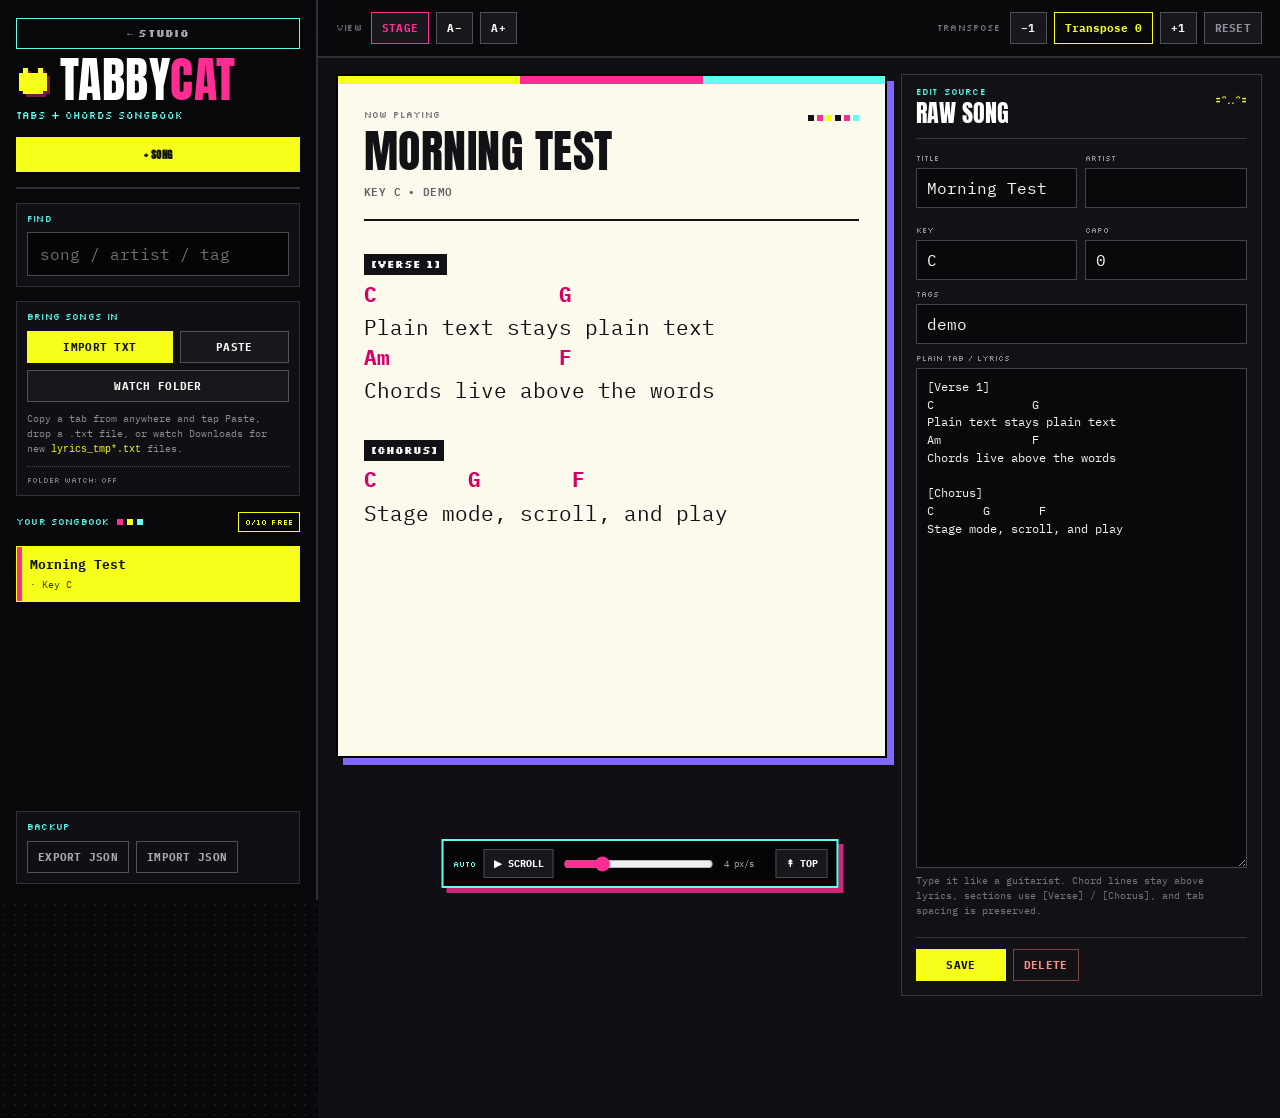
<file: app/songbook/index.html>
<!doctype html>
<html lang="en">
<head>
<meta charset="utf-8" />
<meta name="viewport" content="width=device-width,initial-scale=1,viewport-fit=cover" />
<meta name="description" content="Tabbycat Songbook, part of Pocket Studio. A local-first guitar songbook for plain-text tabs, chords, lyrics, transposition, stage mode, and auto-scroll." />
<title>Tabbycat Songbook · Pocket Studio</title>
<meta name="theme-color" content="#09090b" />
<link rel="manifest" href="../manifest.webmanifest" />
<link rel="apple-touch-icon" href="../icons/apple-touch-icon.png" />
<link rel="icon" href="../icons/icon-192.png" />
<meta name="apple-mobile-web-app-capable" content="yes" />
<link rel="stylesheet" href="fonts.css" />
<link rel="stylesheet" href="styles.css" />
<link rel="stylesheet" href="web-polish.css" />
<link rel="stylesheet" href="pocket.css" />
</head>
<body>
<div class="app">
  <aside class="sidebar">
    <div class="brand-zone">
      <div class="brand-lockup">
        <div class="brand-row">
          <div class="pixel-cat" aria-hidden="true">
            <svg viewBox="0 0 32 32" role="img">
              <path d="M3 8h4V4h4v4h10V4h4v4h4v17h-4v3H7v-3H3V8zm6 8h4v4H9v-4zm10 0h4v4h-4v-4zm-6 7h6v2h-6v-2z" fill="currentColor"/>
            </svg>
          </div>
          <h1><span class="tabby">TABBY</span><span class="cat">CAT</span></h1>
        </div>
        <small>Tabs + Chords Songbook</small>
      </div>
      <button class="btn primary new-song" id="newSongBtn">+ SONG</button>
    </div>

    <div class="module search-module">
      <div class="module-label">FIND</div>
      <input class="search" id="search" placeholder="song / artist / tag" />
    </div>

    <div class="inbox module">
      <div class="module-label">BRING SONGS IN</div>
      <div class="toolbar import-toolbar">
        <label class="btn primary import-btn" for="txtInput">IMPORT TXT</label>
        <input class="file-input" id="txtInput" type="file" accept=".txt,text/plain" />
        <button class="btn" id="pasteBtn">PASTE</button>
        <button class="btn" id="watchBtn">WATCH FOLDER</button>
      </div>
      <small>Copy a tab from anywhere and tap Paste, drop a .txt file, or watch Downloads for new <code>lyrics_tmp*.txt</code> files.</small>
      <div class="watch-state" id="watchState">FOLDER WATCH: OFF</div>
    </div>

    <div class="library-head">
      <div class="module-label">YOUR SONGBOOK</div>
      <div class="library-pips" aria-hidden="true"><i></i><i></i><i></i></div>
    </div>
    <div id="songList" class="song-list"></div>

    <div class="backup module">
      <div class="module-label">BACKUP</div>
      <div class="toolbar backup-toolbar">
        <button class="btn ghost" id="exportBtn">EXPORT JSON</button>
        <label class="btn ghost" for="jsonInput">IMPORT JSON</label>
        <input class="file-input" id="jsonInput" type="file" accept="application/json,.json" />
      </div>
    </div>
  </aside>

  <main class="main">
    <div class="topbar">
      <div class="topbar-left control-cluster">
        <span class="cluster-label">VIEW</span>
        <button class="btn stage-btn" id="stageBtn">STAGE</button>
        <button class="btn nonstage square" id="smallerBtn" aria-label="Smaller text">A−</button>
        <button class="btn nonstage square" id="largerBtn" aria-label="Larger text">A+</button>
      </div>
      <div class="topbar-right control-cluster">
        <span class="cluster-label">TRANSPOSE</span>
        <button class="btn square" id="transposeDown">−1</button>
        <span class="pill" id="transposeLabel">0</span>
        <button class="btn square" id="transposeUp">+1</button>
        <button class="btn reset-btn" id="resetTranspose">RESET</button>
      </div>
    </div>

    <div class="workspace">
      <section class="viewer" id="viewer">
        <div class="sheet-stripe" aria-hidden="true"><span></span><span></span><span></span></div>
        <div class="song-head">
          <div>
            <div class="eyebrow">NOW PLAYING</div>
            <h2 class="song-title" id="viewTitle"></h2>
            <div class="song-meta" id="viewMeta"></div>
          </div>
          <div class="mini-chord-grid" aria-hidden="true">
            <b></b><b></b><b></b><b></b><b></b><b></b>
          </div>
        </div>
        <div class="sheet" id="sheet"></div>
      </section>

      <section class="editor" id="editor">
        <div class="editor-head">
          <div>
            <div class="module-label">EDIT SOURCE</div>
            <strong>RAW SONG</strong>
          </div>
          <div class="pixel-face" aria-hidden="true">=^..^=</div>
        </div>
        <div class="grid">
          <div class="field"><label>Title</label><input id="titleInput" /></div>
          <div class="field"><label>Artist</label><input id="artistInput" /></div>
          <div class="field"><label>Key</label><input id="keyInput" placeholder="E" /></div>
          <div class="field"><label>Capo</label><input id="capoInput" placeholder="0" /></div>
        </div>
        <div class="field"><label>Tags</label><input id="tagsInput" placeholder="cover, acoustic" /></div>
        <div class="field body-field">
          <label>Plain tab / lyrics</label>
          <textarea id="bodyInput" spellcheck="false"></textarea>
          <div class="hint">Type it like a guitarist. Chord lines stay above lyrics, sections use [Verse] / [Chorus], and tab spacing is preserved.</div>
        </div>
        <div class="source-line" id="sourceLine"></div>
        <div class="toolbar editor-actions"><button class="btn primary" id="saveBtn">SAVE</button><button class="btn danger" id="deleteBtn">DELETE</button></div>
      </section>
    </div>
  </main>
</div>

<div class="scrollbar">
  <span class="scroll-label">AUTO</span>
  <button id="scrollToggle">▶ SCROLL</button>
  <input id="speedRange" type="range" min="1" max="14" value="4" />
  <span class="speed" id="speedLabel">4 px/s</span>
  <button id="scrollTopBtn">↟ TOP</button>
</div>
<div class="drop-overlay"><div><span>DROP IT.</span><small>TXT → TABBYCAT</small></div></div>
<div class="modal-backdrop hidden" id="importModal">
  <div class="modal">
    <div class="modal-topline"></div>
    <div class="module-label">NEW ARRIVAL</div>
    <h2>IMPORT SONG</h2>
    <p id="importFileLabel"></p>
    <div class="grid">
      <div class="field"><label>Title</label><input id="importTitle" /></div>
      <div class="field"><label>Artist</label><input id="importArtist" /></div>
      <div class="field"><label>Detected key</label><input id="importKey" /></div>
      <div class="field"><label>Capo</label><input id="importCapo" placeholder="0" /></div>
    </div>
    <div class="modal-actions"><button class="btn" id="cancelImport">CANCEL</button><button class="btn primary" id="confirmImport">ADD TO TABBYCAT</button></div>
  </div>
</div>
<div class="toast" id="toast"></div>

<script src="main.js"></script>
<script src="watch.js"></script>
<script src="web-polish.js"></script>
<script src="pocket.js"></script>
</body>
</html>
</file>
<file: app/songbook/fonts.css>
/* Self-hosted so the Songbook looks the same in airplane mode. Fonts: SIL Open Font License (see fonts/OFL-LICENSE.txt). */
@font-face{font-family:'Anton';font-style:normal;font-weight:400;font-display:swap;src:url(fonts/anton-latin-400-normal.woff2) format('woff2')}
@font-face{font-family:'Silkscreen';font-style:normal;font-weight:400;font-display:swap;src:url(fonts/silkscreen-latin-400-normal.woff2) format('woff2')}
@font-face{font-family:'Silkscreen';font-style:normal;font-weight:700;font-display:swap;src:url(fonts/silkscreen-latin-700-normal.woff2) format('woff2')}
@font-face{font-family:'IBM Plex Mono';font-style:normal;font-weight:400;font-display:swap;src:url(fonts/ibm-plex-mono-latin-400-normal.woff2) format('woff2')}
@font-face{font-family:'IBM Plex Mono';font-style:italic;font-weight:400;font-display:swap;src:url(fonts/ibm-plex-mono-latin-400-italic.woff2) format('woff2')}
@font-face{font-family:'IBM Plex Mono';font-style:normal;font-weight:600;font-display:swap;src:url(fonts/ibm-plex-mono-latin-600-normal.woff2) format('woff2')}
@font-face{font-family:'IBM Plex Mono';font-style:normal;font-weight:700;font-display:swap;src:url(fonts/ibm-plex-mono-latin-700-normal.woff2) format('woff2')}
</file>
<file: app/songbook/styles.css>
:root{
  --void:#09090b;
  --panel:#121216;
  --panel-2:#19191f;
  --grid:#303039;
  --paper:#fbfaed;
  --paper-2:#f0efd9;
  --ink:#111116;
  --muted:#797982;
  --muted-dark:#a9a9b1;
  --pink:#ff2d91;
  --yellow:#f5ff19;
  --cyan:#62fff1;
  --violet:#8067ff;
  --danger:#ff5349;
  --song-size:21px;
  --display:'Anton','Arial Narrow',Impact,sans-serif;
  --mono:'IBM Plex Mono','SFMono-Regular',Menlo,Monaco,Consolas,monospace;
  --pixel:'Silkscreen',monospace;
}

*{box-sizing:border-box}
html,body{margin:0;min-height:100%;background:var(--void);color:#f6f6f2;font-family:var(--mono)}
body{background-image:radial-gradient(rgba(255,255,255,.055) 1px,transparent 1px);background-size:10px 10px}
button,input,textarea{font:inherit}button,label[for]{cursor:pointer}.hidden{display:none!important}
::selection{background:var(--pink);color:#fff}

.app{min-height:100vh;display:grid;grid-template-columns:318px minmax(0,1fr)}
.sidebar{position:sticky;top:0;height:100vh;overflow:auto;padding:18px 16px 16px;background:rgba(9,9,11,.97);border-right:2px solid var(--grid);display:flex;flex-direction:column;gap:14px;scrollbar-width:thin;scrollbar-color:var(--pink) var(--void)}
.brand-zone{border-bottom:2px solid var(--grid);padding-bottom:15px}
.brand-lockup{margin-bottom:14px}.brand-row{display:flex;align-items:center;gap:10px}.brand-row h1{display:flex;align-items:baseline;margin:0;font-family:var(--display);font-size:48px;line-height:.9;letter-spacing:.01em;font-weight:400}.brand-row .tabby{color:#fff}.brand-row .cat{color:var(--pink)}
.brand-lockup small{display:block;margin-top:8px;font-family:var(--pixel);font-size:10px;line-height:1.25;color:var(--cyan);letter-spacing:0}
.pixel-cat{width:34px;height:34px;color:var(--yellow);flex:0 0 auto;filter:drop-shadow(3px 3px 0 rgba(255,45,145,.45))}.pixel-cat svg{display:block;width:100%;height:100%;shape-rendering:crispEdges}
.new-song{width:100%;font-family:var(--display);font-size:19px;letter-spacing:.03em}

.module{border:1px solid var(--grid);background:rgba(18,18,22,.82);padding:10px}.module-label,.cluster-label,.eyebrow{font-family:var(--pixel);font-size:9px;line-height:1.2;letter-spacing:.02em;color:var(--cyan);text-transform:uppercase}.module-label{margin-bottom:8px}
.search{width:100%;background:#050506;color:#fff;border:1px solid #484853;border-radius:0;padding:11px 12px;outline:none}.search:focus{border-color:var(--cyan);box-shadow:0 0 0 2px rgba(98,255,241,.13)}.search::placeholder{color:#6f6f78}
.toolbar{display:flex;flex-wrap:wrap;gap:7px}.btn{appearance:none;border:1px solid #50505b;background:#17171c;color:#f5f5f1;border-radius:0;padding:8px 10px;font-size:11px;font-weight:700;letter-spacing:.025em;text-transform:uppercase;transition:transform .08s ease,box-shadow .08s ease,border-color .08s ease,background .08s ease}.btn:hover{border-color:#fff;transform:translate(-1px,-1px);box-shadow:2px 2px 0 var(--violet)}.btn:active{transform:translate(0,0);box-shadow:none}.btn.primary{background:var(--yellow);color:var(--ink);border-color:var(--yellow)}.btn.primary:hover{background:var(--pink);border-color:var(--pink);color:#fff;box-shadow:2px 2px 0 var(--cyan)}.btn.ghost{background:transparent;color:var(--muted-dark)}.btn.danger{background:transparent;color:#ff8f88;border-color:#744}.btn.danger:hover{background:var(--danger);color:#fff;border-color:var(--danger);box-shadow:2px 2px 0 #fff}.btn.square{min-width:37px;padding-inline:8px}.file-input{display:none}
.inbox small{display:block;margin-top:9px;color:#8d8d98;font-size:10px;line-height:1.5}.inbox code{color:var(--yellow);font-size:1em}.watch-state{margin-top:9px;border-top:1px dotted #45454d;padding-top:8px;font-family:var(--pixel);font-size:8px;color:#777781}.import-btn{flex:1;text-align:center}
.library-head{display:flex;align-items:center;justify-content:space-between;margin-top:2px}.library-head .module-label{margin:0}.library-pips{display:flex;gap:4px}.library-pips i{display:block;width:6px;height:6px;background:var(--pink)}.library-pips i:nth-child(2){background:var(--yellow)}.library-pips i:nth-child(3){background:var(--cyan)}
.song-list{display:flex;flex-direction:column;gap:4px;min-height:70px}.song-item{position:relative;background:transparent;color:#d7d7dc;border:1px solid transparent;border-radius:0;padding:10px 10px 10px 13px;text-align:left;overflow:hidden}.song-item::before{content:'';position:absolute;left:0;top:0;bottom:0;width:3px;background:transparent}.song-item:hover{background:#15151a;border-color:#303039}.song-item:hover::before{background:var(--cyan)}.song-item.active{background:var(--yellow);color:#0d0d10;border-color:var(--yellow)}.song-item.active::before{background:var(--pink);width:5px}.song-item strong{display:block;font-size:13px;line-height:1.25}.song-item span{display:block;color:#7e7e88;font-size:10px;margin-top:4px}.song-item.active span{color:#33333b}.backup{margin-top:auto}

.main{min-width:0;padding:18px 18px 122px;background:#101014}
.topbar{position:sticky;top:0;z-index:20;display:flex;align-items:center;justify-content:space-between;gap:12px;margin:-18px -18px 16px;padding:12px 18px;background:rgba(9,9,11,.94);border-bottom:2px solid var(--grid);backdrop-filter:blur(12px)}
.control-cluster{display:flex;align-items:center;gap:7px;flex-wrap:wrap}.cluster-label{margin-right:2px;color:#777784}.pill{min-width:48px;border:1px solid var(--yellow);background:#08080a;color:var(--yellow);padding:8px 10px;text-align:center;font-size:11px;font-weight:700}.stage-btn{border-color:var(--pink);color:var(--pink)}.stage-btn:hover{background:var(--pink);color:#fff}.reset-btn{color:#92929d}

.workspace{display:grid;grid-template-columns:minmax(0,1fr) minmax(330px,39%);gap:14px;align-items:start;max-width:1640px;margin:0 auto}.viewer{position:relative;background:var(--paper);color:var(--ink);border:2px solid #000;min-height:76vh;overflow:hidden;box-shadow:7px 7px 0 var(--violet)}.sheet-stripe{display:grid;grid-template-columns:1fr 1fr 1fr;height:8px}.sheet-stripe span:nth-child(1){background:var(--yellow)}.sheet-stripe span:nth-child(2){background:var(--pink)}.sheet-stripe span:nth-child(3){background:var(--cyan)}
.song-head{display:flex;align-items:flex-start;justify-content:space-between;gap:20px;margin:0 26px;padding:26px 0 19px;border-bottom:2px solid var(--ink)}.eyebrow{color:#6d6d72;margin-bottom:7px}.song-title{font-family:var(--display);font-weight:400;font-size:46px;line-height:.98;letter-spacing:.01em;text-transform:uppercase;margin:0 0 8px;max-width:850px}.song-meta{font-size:11px;color:#616168;font-weight:600;text-transform:uppercase;letter-spacing:.035em}.mini-chord-grid{display:grid;grid-template-columns:repeat(6,6px);gap:3px;padding-top:5px}.mini-chord-grid b{width:6px;height:6px;background:var(--ink)}.mini-chord-grid b:nth-child(2),.mini-chord-grid b:nth-child(5){background:var(--pink)}.mini-chord-grid b:nth-child(3){background:var(--yellow)}.mini-chord-grid b:nth-child(6){background:var(--cyan)}
.sheet{padding:24px 26px 58px;font-family:var(--mono);font-size:var(--song-size);line-height:1.5;white-space:pre;overflow-x:auto;tab-size:4}.sheet-line{min-height:1.5em}.sheet-line.section{display:inline-block;font-family:var(--pixel);font-weight:700;color:#fff;background:var(--ink);padding:5px 7px 4px;text-transform:uppercase;font-size:.48em;line-height:1.2;margin:1.8em 0 .55em;white-space:normal;letter-spacing:0}.sheet-line.section:first-child{margin-top:.25em}.sheet-line.chords{font-weight:700;color:#d60066;line-height:1.25}.sheet-line.tab{color:#3346bc;font-size:.88em;line-height:1.38;font-weight:600}.sheet-line.note{color:#6d6d72;font-size:.82em;font-style:italic}.sheet-line.blank{height:.72em;min-height:.72em}

.editor{position:sticky;top:64px;background:var(--panel);border:1px solid #393940;padding:14px;color:#fff;min-width:0}.editor-head{display:flex;align-items:flex-start;justify-content:space-between;border-bottom:1px solid #393940;margin:-2px 0 14px;padding:0 0 11px}.editor-head .module-label{margin-bottom:3px}.editor-head strong{font-family:var(--display);font-weight:400;font-size:24px;line-height:1}.pixel-face{font-family:var(--pixel);font-size:10px;color:var(--yellow);padding-top:7px}.grid{display:grid;grid-template-columns:1fr 1fr;gap:8px}.field{display:flex;flex-direction:column;gap:5px;margin-bottom:9px}.field label{font-family:var(--pixel);font-size:8px;color:#8f8f99;text-transform:uppercase}.field input,.field textarea{width:100%;border:1px solid #43434c;background:#09090b;color:#f6f6f2;border-radius:0;padding:9px 10px;outline:none}.field input:focus,.field textarea:focus{border-color:var(--cyan);box-shadow:0 0 0 1px var(--cyan)}.field textarea{min-height:500px;resize:vertical;font-family:var(--mono);font-size:12px;line-height:1.48;tab-size:4}.body-field{margin-top:2px}.hint{font-size:10px;color:#777782;line-height:1.5}.source-line{font-size:9px;color:#656570;overflow:hidden;text-overflow:ellipsis;white-space:nowrap}.editor-actions{margin-top:10px;padding-top:11px;border-top:1px solid #35353c}.editor-actions .btn.primary{min-width:90px}

.scrollbar{position:fixed;left:50%;transform:translateX(-50%);bottom:12px;z-index:50;background:#050506;color:#fff;border:2px solid var(--cyan);padding:8px 9px;display:flex;align-items:center;gap:8px;box-shadow:5px 5px 0 rgba(255,45,145,.8);max-width:calc(100vw - 18px)}.scrollbar button{border:1px solid #4a4a54;background:#17171c;color:#fff;border-radius:0;padding:7px 9px;font-family:var(--mono);font-size:10px;font-weight:700}.scrollbar button:hover{background:var(--yellow);color:#111;border-color:var(--yellow)}.scrollbar input[type=range]{accent-color:var(--pink);width:150px}.scrollbar .speed{font-size:9px;color:#a7a7b0;min-width:44px}.scroll-label{font-family:var(--pixel);font-size:8px;color:var(--cyan)}

.drop-overlay{position:fixed;inset:0;background:rgba(9,9,11,.93);z-index:100;display:none;align-items:center;justify-content:center;text-align:center}.dragging .drop-overlay{display:flex}.drop-overlay span{display:block;font-family:var(--display);font-size:clamp(70px,14vw,180px);line-height:.9;color:var(--yellow);text-shadow:8px 8px 0 var(--pink)}.drop-overlay small{display:block;margin-top:18px;font-family:var(--pixel);font-size:12px;color:var(--cyan)}
.modal-backdrop{position:fixed;inset:0;background:rgba(0,0,0,.8);z-index:110;display:flex;align-items:center;justify-content:center;padding:20px}.modal{position:relative;width:min(560px,100%);background:var(--paper);color:var(--ink);border:2px solid var(--ink);box-shadow:8px 8px 0 var(--pink);padding:20px}.modal-topline{position:absolute;left:0;right:0;top:0;height:7px;background:linear-gradient(90deg,var(--yellow) 0 33%,var(--pink) 33% 66%,var(--cyan) 66%)}.modal .module-label{margin-top:7px;color:#666}.modal h2{font-family:var(--display);font-size:36px;font-weight:400;line-height:1;margin:5px 0 7px}.modal p{margin:0 0 15px;color:#68686f;font-size:11px}.modal .field label{color:#65656b}.modal .field input{background:#fff;color:var(--ink);border-color:#aaa}.modal-actions{display:flex;justify-content:flex-end;gap:7px;margin-top:13px}.modal .btn{background:#fff;color:#111;border-color:#555}.modal .btn.primary{background:var(--yellow);border-color:var(--ink)}
.toast{position:fixed;right:14px;bottom:14px;z-index:200;background:var(--yellow);color:#09090b;border:2px solid #09090b;padding:10px 12px;box-shadow:4px 4px 0 var(--pink);font-family:var(--pixel);font-size:8px;opacity:0;transform:translateY(8px);pointer-events:none;transition:.16s}.toast.show{opacity:1;transform:none}

.stage{background:#000;background-image:none}.stage .sidebar,.stage .editor{display:none!important}.stage .app{display:block}.stage .main{padding:0 10px 115px;max-width:1120px;margin:0 auto;background:#000}.stage .workspace{display:block}.stage .viewer{border:0;box-shadow:none;background:#000;color:#fff;min-height:100vh}.stage .sheet-stripe{display:none}.stage .song-head{margin:0 10px;padding:20px 0 14px;border-color:#383838}.stage .eyebrow,.stage .mini-chord-grid{display:none}.stage .song-title{font-size:48px;color:#fff}.stage .song-meta{color:#a8a8a8}.stage .sheet{padding:20px 10px 70px}.stage .sheet-line.section{background:transparent;color:var(--cyan);padding:0;font-size:.5em}.stage .sheet-line.chords{color:var(--yellow)}.stage .sheet-line.tab{color:#a9b4ff}.stage .sheet-line.note{color:#8b8b8b}.stage .topbar{margin:0 -10px 8px;padding:8px 10px;border-color:#222;background:rgba(0,0,0,.94)}.stage .topbar-left .nonstage{display:none}.stage .cluster-label{display:none}.stage .pill{border-color:#494949;color:#fff}.stage .stage-btn{background:#fff;color:#000;border-color:#fff}

@media(max-width:1050px){.app{grid-template-columns:280px minmax(0,1fr)}.workspace{grid-template-columns:1fr}.editor{position:relative;top:0}.viewer{min-height:60vh}}
@media(max-width:760px){:root{--song-size:18px}.app{display:block}.sidebar{position:relative;height:auto;min-height:0;border-right:0;border-bottom:2px solid var(--grid);padding:13px}.brand-zone{display:flex;align-items:flex-end;justify-content:space-between;gap:10px}.brand-lockup{margin:0}.brand-row h1{font-size:40px}.pixel-cat{width:29px;height:29px}.new-song{width:auto;white-space:nowrap}.search-module{margin-top:1px}.inbox small,.watch-state,.backup{display:none}.song-list{flex-direction:row;overflow-x:auto;padding-bottom:4px}.song-item{flex:0 0 185px}.main{padding:10px 9px 112px}.topbar{position:sticky;margin:-10px -9px 10px;padding:9px;align-items:flex-start;gap:7px}.control-cluster{gap:5px}.cluster-label{display:none}.workspace{display:block}.viewer{box-shadow:4px 4px 0 var(--violet);border-width:1px}.song-head{margin:0 15px;padding:18px 0 14px}.song-title{font-size:37px}.mini-chord-grid{display:none}.sheet{padding:18px 15px 45px}.editor{margin-top:12px}.scrollbar{left:8px;right:8px;transform:none;justify-content:space-between;gap:6px}.scrollbar input[type=range]{width:min(22vw,110px)}.scroll-label{display:none}}
@media(max-width:480px){.brand-lockup small{font-size:8px}.brand-row h1{font-size:34px}.pixel-cat{width:25px;height:25px}.new-song{font-size:15px;padding:7px 9px}.topbar{flex-direction:column}.topbar-right{width:100%;justify-content:flex-end}.viewer{box-shadow:none}.song-title{font-size:33px}.grid{grid-template-columns:1fr}.scrollbar .speed{display:none}.scrollbar input[type=range]{flex:1}.scrollbar button{padding:7px}}
</file>
<file: app/songbook/web-polish.css>
.mobile-nav,.mobile-close{display:none}
.btn:disabled{cursor:not-allowed;opacity:.45;transform:none!important;box-shadow:none!important}
.song-empty{border:1px dashed #3a3a44;padding:14px 12px;color:#777781;font-size:10px;line-height:1.5}

@media(max-width:760px){
  body{padding-bottom:58px}
  body.mobile-library-open{overflow:hidden}
  .sidebar{display:none;position:fixed;inset:0;z-index:80;width:100%;height:100dvh;min-height:0;padding:14px 13px 86px;border:0;background:var(--void);overflow-y:auto;overscroll-behavior:contain}
  body.mobile-library-open .sidebar{display:flex}
  .brand-zone{position:sticky;top:-14px;z-index:4;align-items:center;padding:14px 0 12px;background:var(--void)}
  .mobile-close{display:inline-flex;align-items:center;justify-content:center;border-color:var(--cyan);color:var(--cyan)}
  .new-song{margin-left:auto}
  .search-module{margin-top:2px}
  .inbox small,.watch-state,.backup{display:block}
  .song-list{flex-direction:column;overflow:visible;padding-bottom:0}
  .song-item{flex:auto;width:100%;min-height:54px}
  .backup{margin-top:4px}

  .main{min-height:100dvh;padding-bottom:132px}
  body.mobile-edit .topbar{display:none}
  body.mobile-edit .viewer{display:none}
  body.mobile-edit .editor{display:block;margin-top:0;border-width:0;padding:14px 12px 90px;min-height:calc(100dvh - 58px)}
  body:not(.mobile-edit) .editor{display:none}
  body.mobile-edit .field textarea{min-height:52dvh}
  body.mobile-edit .editor-head{position:sticky;top:0;z-index:3;margin:-14px -12px 14px;padding:12px;background:var(--panel);border-bottom:1px solid #393940}

  .mobile-nav{position:fixed;left:0;right:0;bottom:0;z-index:70;height:58px;display:grid;grid-template-columns:repeat(3,1fr);background:#050506;border-top:2px solid var(--grid);padding-bottom:env(safe-area-inset-bottom)}
  .mobile-nav button{appearance:none;border:0;border-right:1px solid var(--grid);background:transparent;color:#8f8f99;font-family:var(--pixel);font-size:9px;letter-spacing:.02em;text-transform:uppercase}
  .mobile-nav button:last-child{border-right:0}
  .mobile-nav button.active{background:var(--yellow);color:var(--ink)}
  .mobile-nav button:active{background:var(--pink);color:#fff}

  .scrollbar{bottom:70px}
  body.mobile-edit .scrollbar,body.mobile-library-open .scrollbar{display:none}

  .stage{padding-bottom:0}
  .stage .mobile-nav{display:none}
  .stage .sidebar{display:none!important}
  .stage .viewer{display:block!important}
  .stage .editor{display:none!important}
  .stage .topbar{display:flex}
  .stage .scrollbar{display:flex;bottom:10px}
}

@media(max-width:480px){
  body.mobile-library-open .brand-row h1{font-size:31px}
  body.mobile-library-open .brand-lockup small{display:none}
  .mobile-close{padding:7px 8px;font-size:9px}
  body.mobile-edit .grid{grid-template-columns:1fr 1fr}
  body.mobile-edit .field textarea{font-size:13px}
}
</file>
<file: app/songbook/pocket.css>
.room-link{display:inline-flex;align-items:center;justify-content:center;width:100%;margin-bottom:10px;font-family:var(--pixel);font-size:10px;text-decoration:none;color:var(--cyan);border-color:var(--cyan)}
.import-toolbar{flex-wrap:wrap}
.import-toolbar .btn{flex:1 1 auto}
.library-head{display:flex;align-items:center;gap:8px}
.limit-meter{margin-left:auto;appearance:none;border:1px solid var(--yellow);background:transparent;color:var(--yellow);font-family:var(--pixel);font-size:8px;padding:4px 6px;cursor:pointer;letter-spacing:.02em}
.limit-meter.owned{border-color:var(--cyan);color:var(--cyan);cursor:default}
.paywall h2{margin:4px 0 8px}
.paywall-list{margin:10px 0 12px;padding-left:18px;line-height:1.7;font-size:13px}
.paywall-price{font-size:13px}
.paywall-price b{font-family:var(--display);font-size:34px;font-weight:400;color:var(--pink);margin-right:6px;vertical-align:-4px}
.paywall-actions{flex-wrap:wrap}
.paywall-actions a.btn{text-decoration:none}
#pasteModal textarea{width:100%;min-height:38vh;font-family:var(--mono);font-size:13px;white-space:pre;overflow-x:auto}
@media(max-width:760px){
  .mobile-nav{grid-template-columns:repeat(4,1fr)}
  .room-link{display:none}
}
</file>
